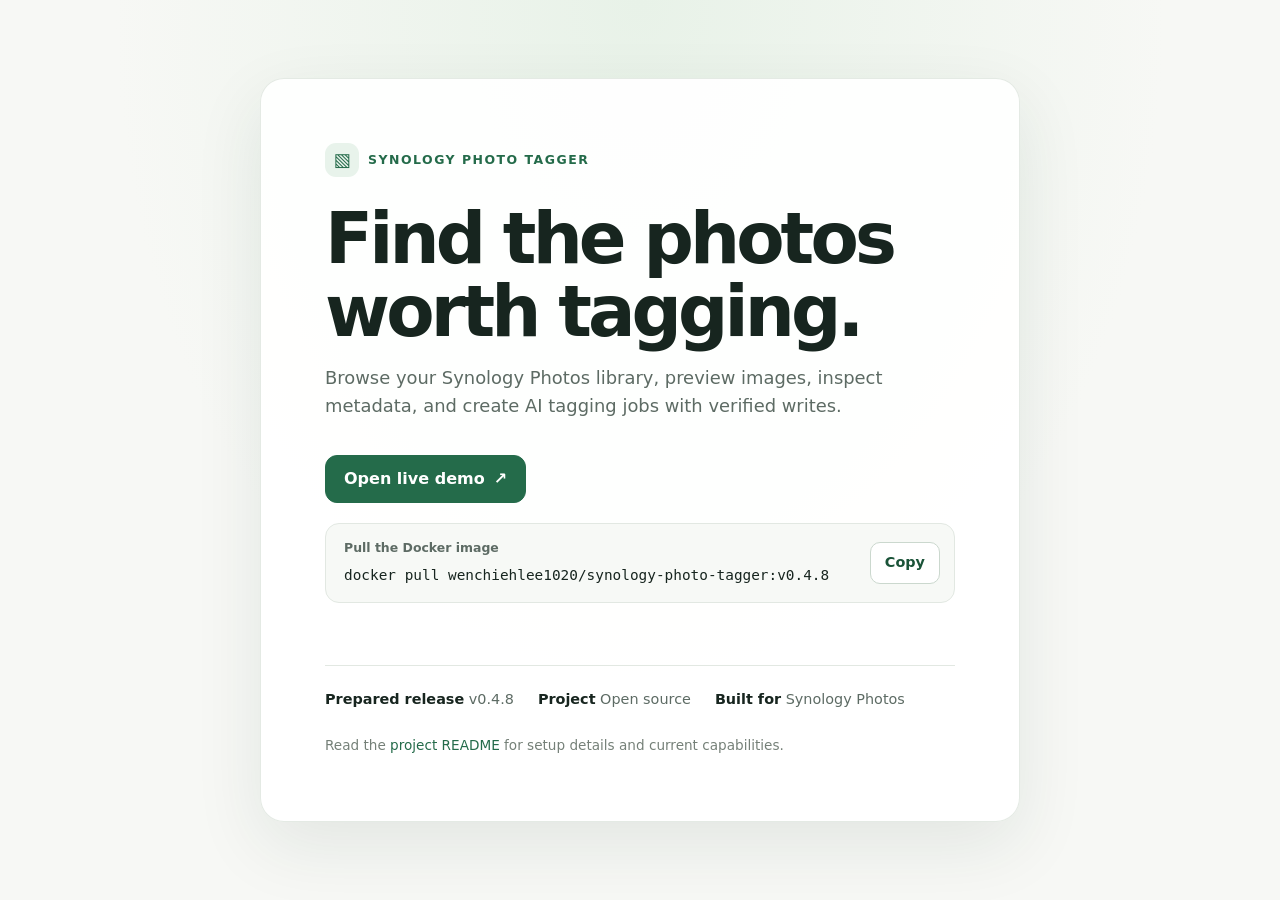
<file: index.html>
<!doctype html>
<html lang="en">
  <head>
    <meta charset="utf-8">
    <meta name="viewport" content="width=device-width, initial-scale=1">
    <meta name="theme-color" content="#f7f8f5">
    <meta name="description" content="Browse Synology Photos and inspect photo metadata with Synology Photo Tagger.">
    <title>Synology Photo Tagger</title>
    <!-- Global site tag (gtag.js) - Google Analytics 4 -->
    <script async src="https://www.googletagmanager.com/gtag/js?id=G-913Z6DSVD2"></script>
    <script>
      window.dataLayer = window.dataLayer || [];
      function gtag(){dataLayer.push(arguments);}
      gtag('js', new Date());
      gtag('config', 'G-913Z6DSVD2');
    </script>
    <style>
      :root {
        color-scheme: light;
        --ink: #17251f;
        --muted: #5d6b64;
        --green: #246b4a;
        --green-dark: #1a5338;
        --line: #e2e8e2;
        --paper: #fff;
      }
      * { box-sizing: border-box; }
      body {
        min-height: 100vh;
        margin: 0;
        display: grid;
        place-items: center;
        padding: 32px 20px;
        background: radial-gradient(ellipse at 50% 0%, #e8f2e8 0, #f7f8f5 58%);
        color: var(--ink);
        font: 16px/1.6 system-ui, -apple-system, BlinkMacSystemFont, "Segoe UI", sans-serif;
      }
      main {
        width: min(100%, 760px);
        padding: clamp(30px, 7vw, 64px);
        border: 1px solid rgba(226, 232, 226, .9);
        border-radius: 24px;
        background: rgba(255, 255, 255, .92);
        box-shadow: 0 24px 70px rgba(25, 57, 39, .09);
      }
      .eyebrow {
        display: inline-flex;
        align-items: center;
        gap: 9px;
        color: var(--green);
        font-size: .78rem;
        font-weight: 750;
        letter-spacing: .12em;
        text-transform: uppercase;
      }
      .mark {
        display: grid;
        width: 34px;
        height: 34px;
        place-items: center;
        border-radius: 11px;
        background: #e8f3eb;
        font-size: 18px;
        letter-spacing: 0;
      }
      h1 {
        max-width: 600px;
        margin: 26px 0 14px;
        font-size: clamp(2.3rem, 7vw, 4.4rem);
        letter-spacing: -.055em;
        line-height: 1.04;
      }
      .intro { max-width: 570px; margin: 0; color: var(--muted); font-size: 1.12rem; }
      .actions { display: flex; flex-wrap: wrap; gap: 12px; margin-top: 34px; }
      .button {
        display: inline-flex;
        min-height: 48px;
        align-items: center;
        justify-content: center;
        gap: 9px;
        padding: 0 18px;
        border: 1px solid var(--line);
        border-radius: 12px;
        color: var(--ink);
        font-weight: 700;
        text-decoration: none;
        transition: transform .15s ease, background .15s ease;
      }
      .button:hover { transform: translateY(-1px); background: #f6f9f6; }
      .button.primary { border-color: var(--green); background: var(--green); color: white; }
      .button.primary:hover { background: var(--green-dark); }
      .pull-command {
        display: flex;
        align-items: center;
        justify-content: space-between;
        gap: 16px;
        margin-top: 20px;
        padding: 14px 14px 14px 18px;
        border: 1px solid var(--line);
        border-radius: 14px;
        background: #f7f9f6;
      }
      .pull-copy { min-width: 0; }
      .pull-label { display: block; margin-bottom: 4px; color: var(--muted); font-size: .78rem; font-weight: 700; }
      .pull-command code { color: var(--ink); font: 500 .9rem/1.5 ui-monospace, SFMono-Regular, Menlo, Consolas, monospace; overflow-wrap: anywhere; }
      .copy-button {
        flex: 0 0 auto;
        min-height: 42px;
        padding: 0 14px;
        border: 1px solid #cbd8ce;
        border-radius: 10px;
        background: white;
        color: var(--green-dark);
        font: inherit;
        font-size: .9rem;
        font-weight: 700;
        cursor: pointer;
      }
      .copy-button:hover { background: #edf5ef; }
      .copy-button:focus-visible, .button:focus-visible { outline: 3px solid #9fc9aa; outline-offset: 3px; }
      .copy-status { min-height: 1.4em; margin: 6px 2px 0; color: var(--green-dark); font-size: .82rem; }
      .details {
        display: flex;
        flex-wrap: wrap;
        gap: 10px 24px;
        margin-top: 38px;
        padding-top: 22px;
        border-top: 1px solid var(--line);
        color: var(--muted);
        font-size: .9rem;
      }
      .details strong { color: var(--ink); }
      footer { margin-top: 24px; color: #758078; font-size: .85rem; }
      footer a { color: var(--green); text-decoration: none; }
      footer a:hover { text-decoration: underline; }
      @media (max-width: 480px) {
        main { border-radius: 18px; }
        .actions { flex-direction: column; }
        .button { width: 100%; }
      }
    </style>
  </head>
  <body>
    <main>
      <div class="eyebrow"><span class="mark" aria-hidden="true">▧</span> Synology Photo Tagger</div>
      <h1>Find the photos worth tagging.</h1>
      <p class="intro">Browse your Synology Photos library, preview images, inspect metadata, and create AI tagging jobs with verified writes.</p>
      <div class="actions">
        <a class="button primary" href="https://newton.tail28f10.ts.net:15056/">Open live demo <span aria-hidden="true">↗</span></a>
      </div>
      <div class="pull-command">
        <div class="pull-copy">
          <span class="pull-label">Pull the Docker image</span>
          <code id="docker-command">docker pull wenchiehlee1020/synology-photo-tagger:v0.4.8</code>
        </div>
        <button class="copy-button" id="copy-command" type="button">Copy</button>
      </div>
      <p class="copy-status" id="copy-status" role="status" aria-live="polite"></p>
      <div class="details">
        <span><strong>Prepared release</strong> v0.4.8</span>
        <span><strong>Project</strong> Open source</span>
        <span><strong>Built for</strong> Synology Photos</span>
      </div>
      <footer>Read the <a href="https://github.com/ZhongZheng782/Synology-Photo-Tagger#readme">project README</a> for setup details and current capabilities.</footer>
    </main>
    <script>
      const command = document.getElementById("docker-command").textContent;
      const copyButton = document.getElementById("copy-command");
      const copyStatus = document.getElementById("copy-status");

      copyButton.addEventListener("click", async () => {
        try {
          await navigator.clipboard.writeText(command);
          copyStatus.textContent = "Docker command copied.";
          copyButton.textContent = "Copied!";
        } catch {
          const selection = window.getSelection();
          const range = document.createRange();
          range.selectNodeContents(document.getElementById("docker-command"));
          selection.removeAllRanges();
          selection.addRange(range);
          copyStatus.textContent = "Select and copy the command above.";
          copyButton.textContent = "Select command";
        }
        window.setTimeout(() => { copyButton.textContent = "Copy"; }, 2200);
      });
    </script>
  </body>
</html>
</file>
